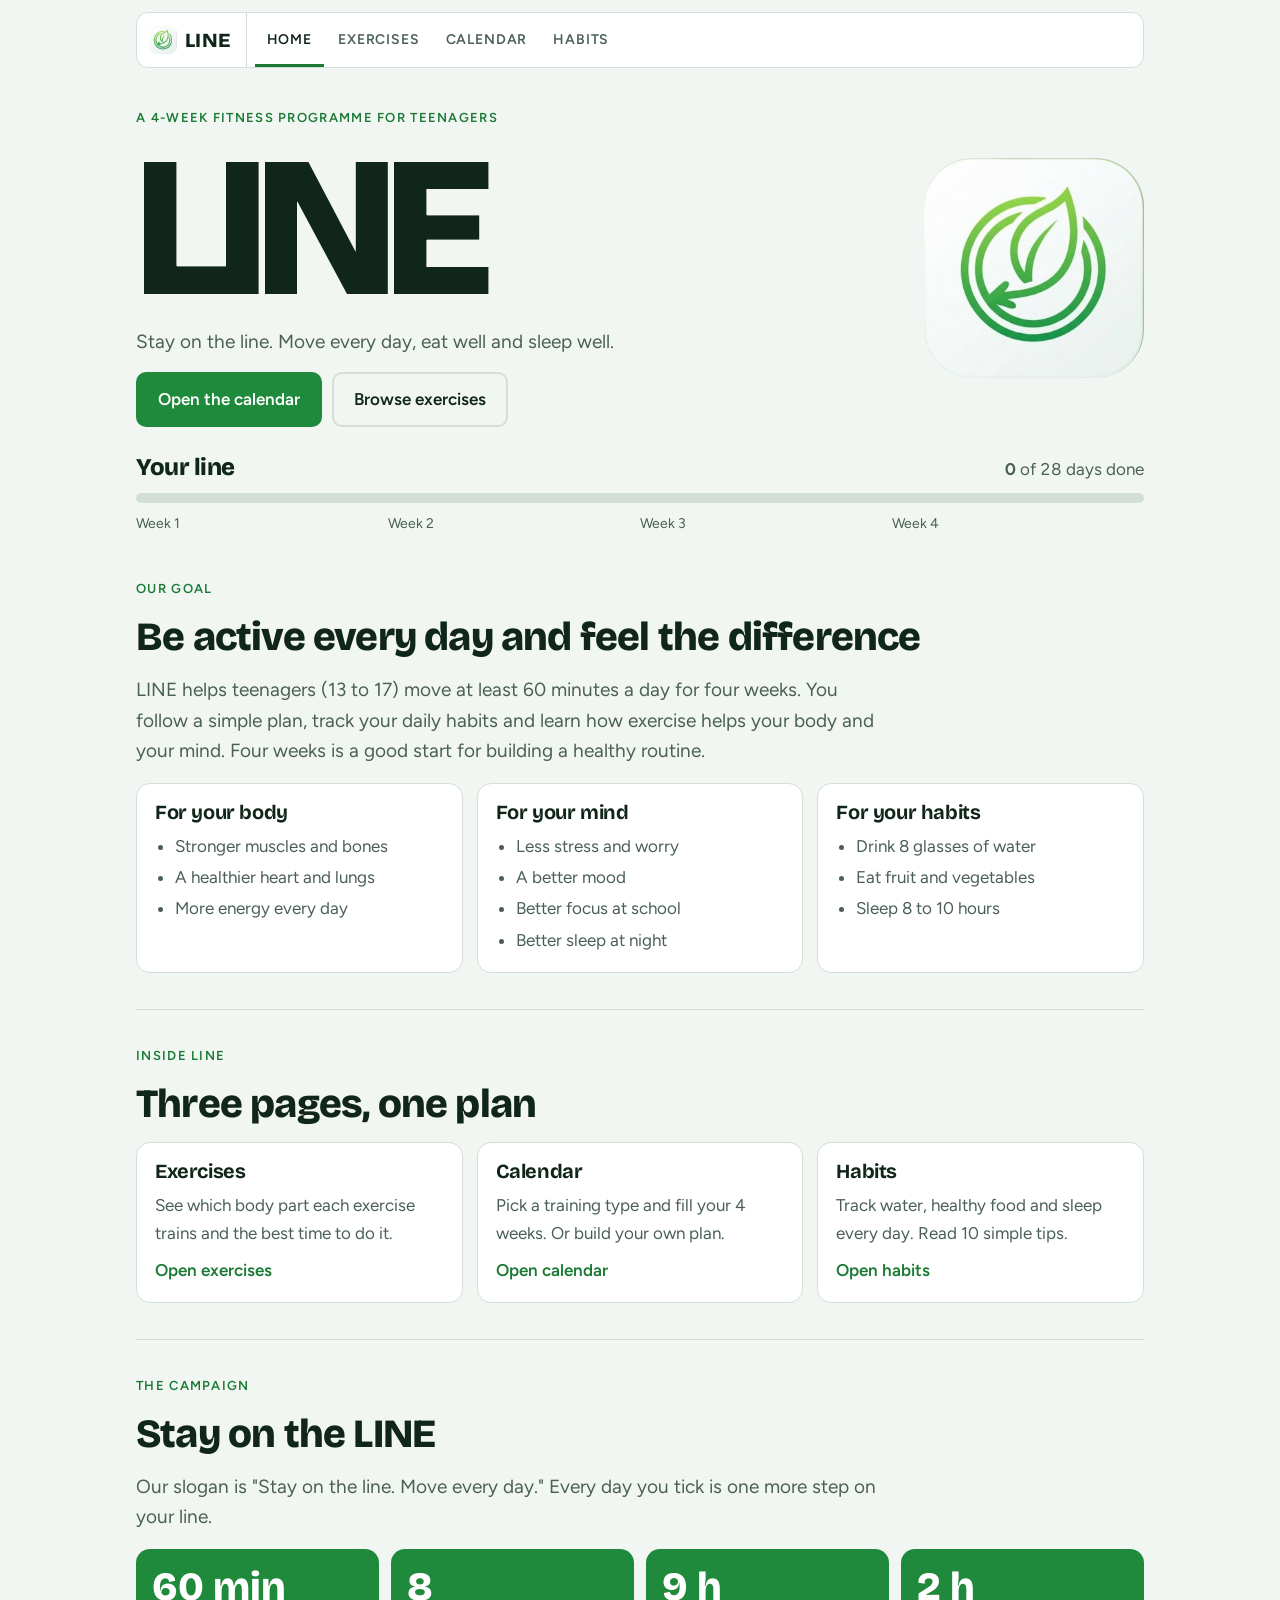
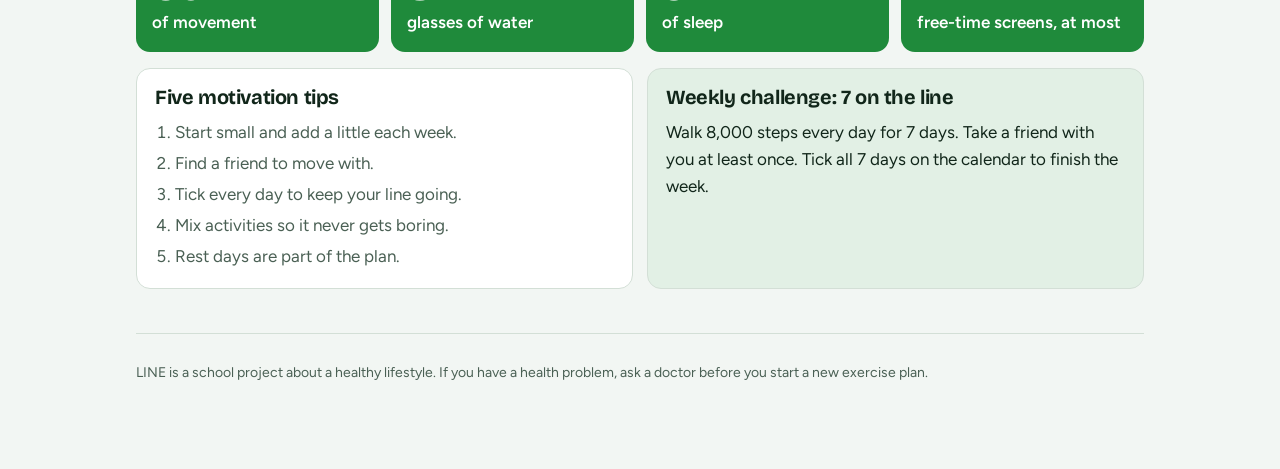
<file: index.html>
<!DOCTYPE html>
<html lang="en">
<head>
<meta charset="utf-8">
<meta name="viewport" content="width=device-width, initial-scale=1, viewport-fit=cover">
<title>LINE</title>
<link rel="icon" href="logo.jpg">
<link rel="stylesheet" href="https://fonts.googleapis.com/css2?family=Bricolage+Grotesque:wght@600;700;800&family=Figtree:wght@400;600&display=swap">
<link rel="stylesheet" href="style.css">
</head>
<body>
<header class="top"><div class="wrap"><nav class="bar" aria-label="Pages">
<a class="brand" href="index.html"><img src="logo.jpg" alt="" width="28" height="28">LINE</a>
<a href="index.html" aria-current="page">Home</a>
<a href="exercises.html">Exercises</a>
<a href="calendar.html">Calendar</a>
<a href="habits.html">Habits</a>
</nav></div></header>

<main class="wrap" data-page="home">
  <section class="hero">
    <div class="hero-text">
      <p class="eyebrow">A 4-week fitness programme for teenagers</p>
      <h1>LINE</h1>
      <p class="lead">Stay on the line. Move every day, eat well and sleep well.</p>
      <div class="btns">
        <a class="btn" href="calendar.html">Open the calendar</a>
        <a class="btn ghost" href="exercises.html">Browse exercises</a>
      </div>
    </div>
    <img class="mark" src="logo.jpg" alt="LINE logo: a leaf inside a circular arrow" width="220" height="219">
  </section>

  <section class="prog" aria-labelledby="ptitle">
    <div class="prog-head"><h2 id="ptitle">Your line</h2><p id="pcount"><strong>0</strong> of 28 days done</p></div>
    <div class="rail"><i id="fill"></i></div>
    <div class="weeks"><span>Week 1</span><span>Week 2</span><span>Week 3</span><span>Week 4</span></div>
  </section>

  <section class="sec" id="goal">
    <p class="eyebrow">Our goal</p>
    <h2>Be active every day and feel the difference</h2>
    <p class="lead">LINE helps teenagers (13 to 17) move at least 60 minutes a day for four weeks. You follow a simple plan, track your daily habits and learn how exercise helps your body and your mind. Four weeks is a good start for building a healthy routine.</p>
    <div class="grid">
      <div class="card"><h3>For your body</h3><ul><li>Stronger muscles and bones</li><li>A healthier heart and lungs</li><li>More energy every day</li></ul></div>
      <div class="card"><h3>For your mind</h3><ul><li>Less stress and worry</li><li>A better mood</li><li>Better focus at school</li><li>Better sleep at night</li></ul></div>
      <div class="card"><h3>For your habits</h3><ul><li>Drink 8 glasses of water</li><li>Eat fruit and vegetables</li><li>Sleep 8 to 10 hours</li></ul></div>
    </div>
  </section>

  <section class="sec">
    <p class="eyebrow">Inside LINE</p>
    <h2>Three pages, one plan</h2>
    <div class="grid">
      <a class="card" href="exercises.html"><h3>Exercises</h3><p>See which body part each exercise trains and the best time to do it.</p><span class="more">Open exercises</span></a>
      <a class="card" href="calendar.html"><h3>Calendar</h3><p>Pick a training type and fill your 4 weeks. Or build your own plan.</p><span class="more">Open calendar</span></a>
      <a class="card" href="habits.html"><h3>Habits</h3><p>Track water, healthy food and sleep every day. Read 10 simple tips.</p><span class="more">Open habits</span></a>
    </div>
  </section>

  <section class="sec" id="campaign">
    <p class="eyebrow">The campaign</p>
    <h2>Stay on the LINE</h2>
    <p class="lead">Our slogan is "Stay on the line. Move every day." Every day you tick is one more step on your line.</p>
    <div class="stats" aria-label="Daily targets">
      <div class="stat"><b>60 min</b>of movement</div>
      <div class="stat"><b>8</b>glasses of water</div>
      <div class="stat"><b>9 h</b>of sleep</div>
      <div class="stat"><b>2 h</b>free-time screens, at most</div>
    </div>
    <div class="grid two">
      <div class="card"><h3>Five motivation tips</h3>
        <ol><li>Start small and add a little each week.</li><li>Find a friend to move with.</li><li>Tick every day to keep your line going.</li><li>Mix activities so it never gets boring.</li><li>Rest days are part of the plan.</li></ol>
      </div>
      <div class="card challenge"><h3>Weekly challenge: 7 on the line</h3>
        <p>Walk 8,000 steps every day for 7 days. Take a friend with you at least once. Tick all 7 days on the calendar to finish the week.</p>
      </div>
    </div>
  </section>
  <p class="foot">LINE is a school project about a healthy lifestyle. If you have a health problem, ask a doctor before you start a new exercise plan.</p>
</main>
<script src="app.js"></script>
</body>
</html>
</file>
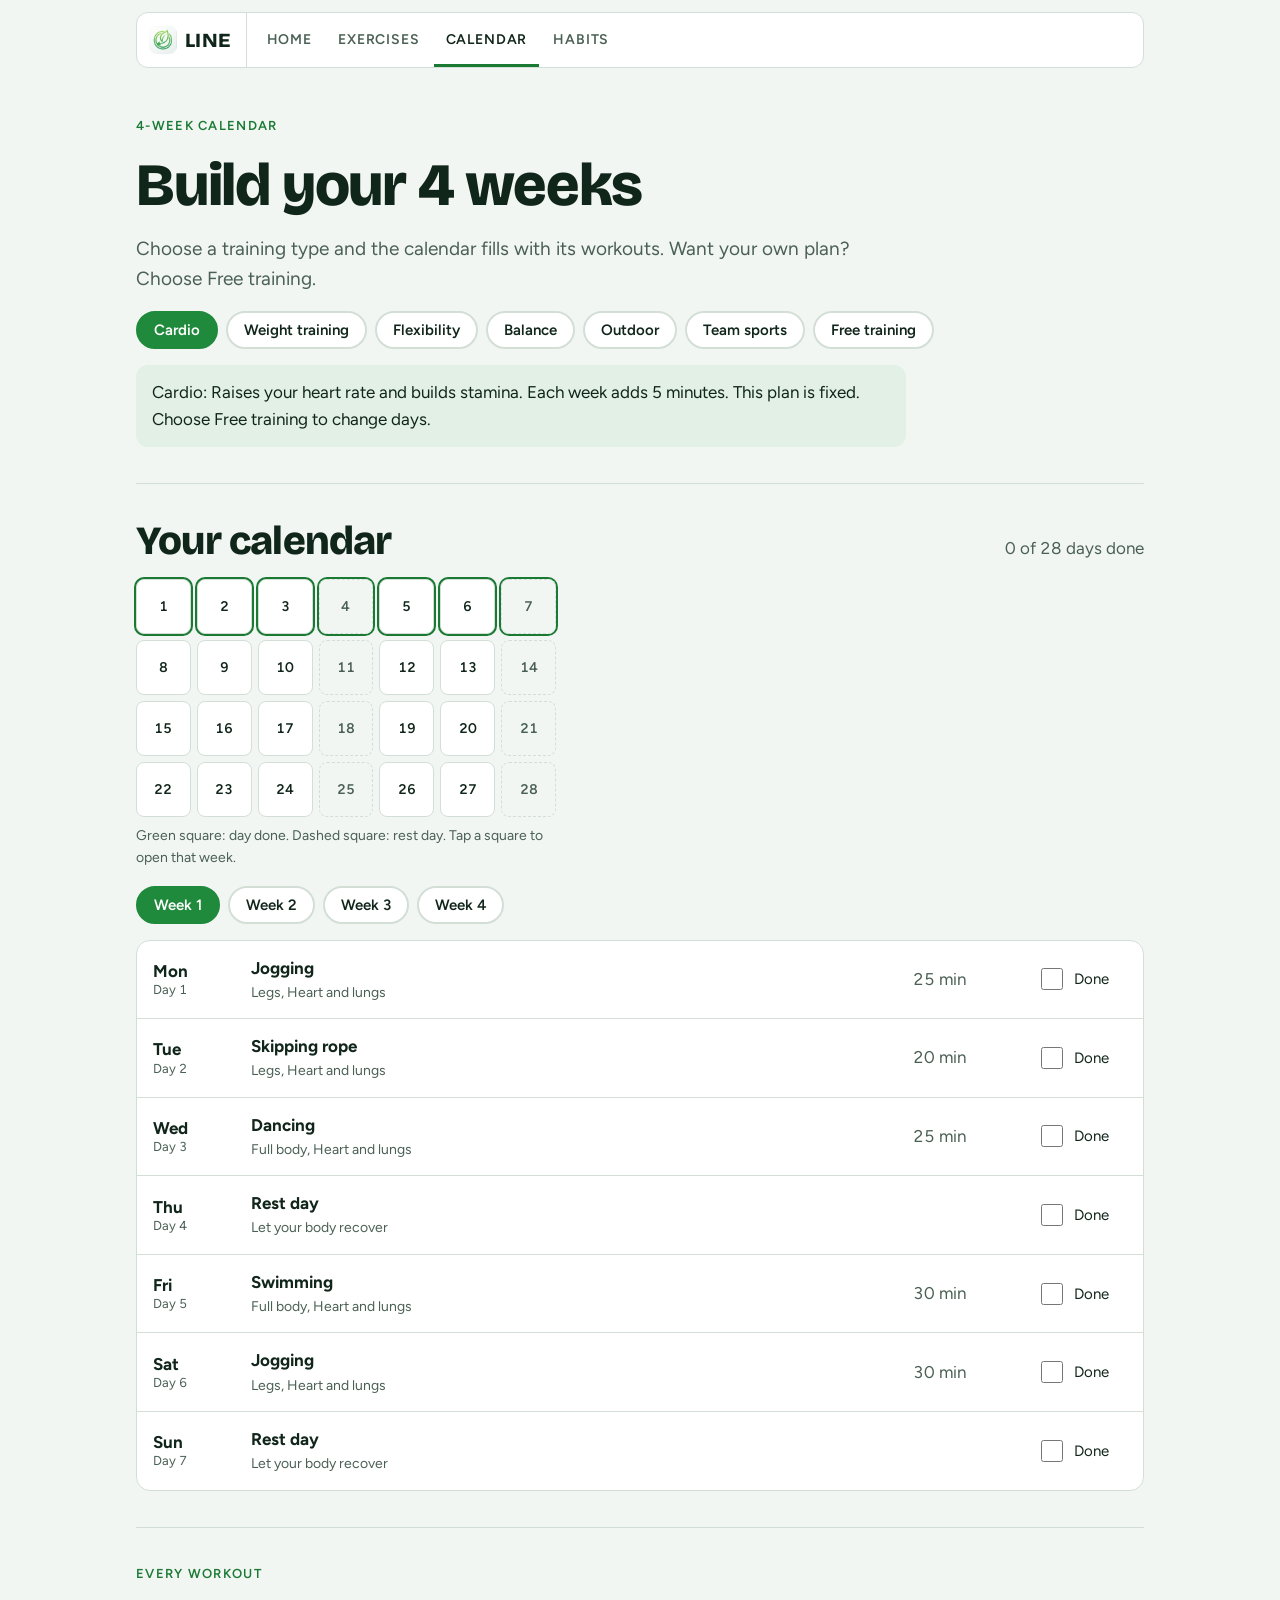
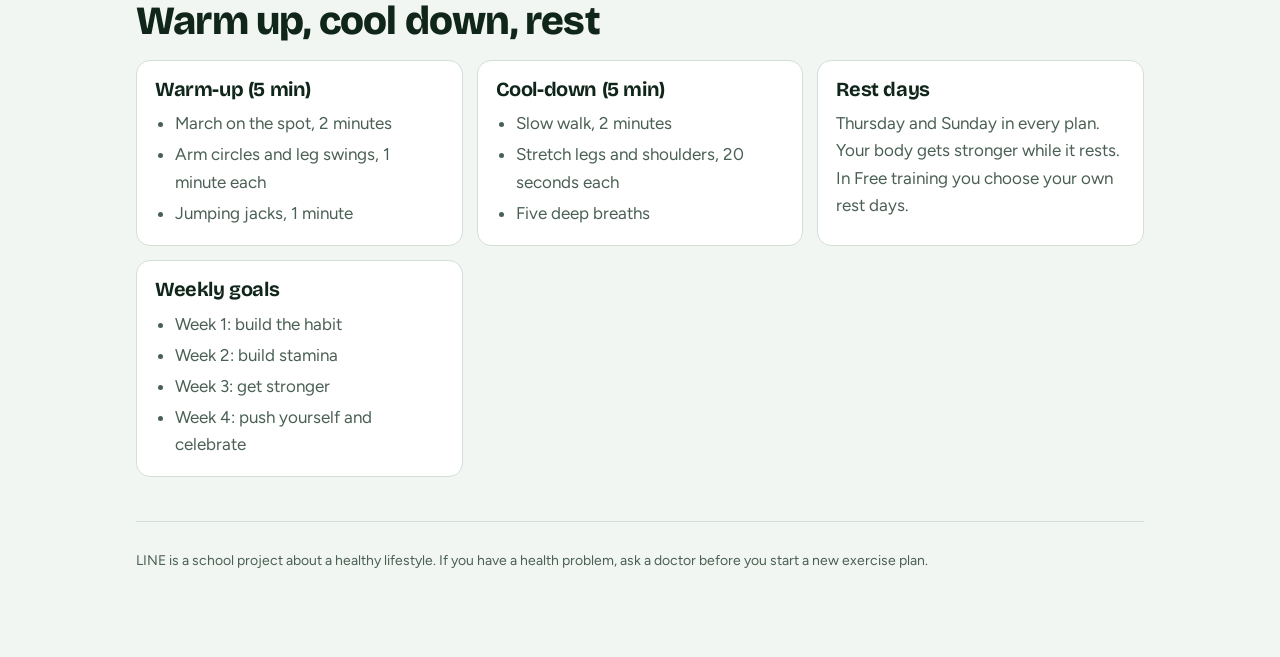
<file: calendar.html>
<!DOCTYPE html>
<html lang="en">
<head>
<meta charset="utf-8">
<meta name="viewport" content="width=device-width, initial-scale=1, viewport-fit=cover">
<title>LINE Calendar</title>
<link rel="icon" href="logo.jpg">
<link rel="stylesheet" href="https://fonts.googleapis.com/css2?family=Bricolage+Grotesque:wght@600;700;800&family=Figtree:wght@400;600&display=swap">
<link rel="stylesheet" href="style.css">
</head>
<body>
<header class="top"><div class="wrap"><nav class="bar" aria-label="Pages">
<a class="brand" href="index.html"><img src="logo.jpg" alt="" width="28" height="28">LINE</a>
<a href="index.html">Home</a>
<a href="exercises.html">Exercises</a>
<a href="calendar.html" aria-current="page">Calendar</a>
<a href="habits.html">Habits</a>
</nav></div></header>

<main class="wrap" data-page="calendar">
  <section class="sec">
    <p class="eyebrow">4-week calendar</p>
    <h1>Build your 4 weeks</h1>
    <p class="lead">Choose a training type and the calendar fills with its workouts. Want your own plan? Choose Free training.</p>
    <div class="chips" id="types" role="group" aria-label="Training type"></div>
    <p class="note" id="tnote" aria-live="polite"></p>
  </section>

  <section class="sec">
    <div class="cal-head"><h2>Your calendar</h2><p id="ccount"></p></div>
    <div class="cal-top">
      <div class="ov" id="ov" role="group" aria-label="All 28 days"></div>
      <p class="legend">Green square: day done. Dashed square: rest day. Tap a square to open that week.</p>
    </div>
    <div class="chips" id="wtabs" role="group" aria-label="Week"></div>
    <ol class="days" id="days"></ol>
  </section>

  <section class="sec">
    <p class="eyebrow">Every workout</p>
    <h2>Warm up, cool down, rest</h2>
    <div class="grid">
      <div class="card"><h3>Warm-up (5 min)</h3><ul><li>March on the spot, 2 minutes</li><li>Arm circles and leg swings, 1 minute each</li><li>Jumping jacks, 1 minute</li></ul></div>
      <div class="card"><h3>Cool-down (5 min)</h3><ul><li>Slow walk, 2 minutes</li><li>Stretch legs and shoulders, 20 seconds each</li><li>Five deep breaths</li></ul></div>
      <div class="card"><h3>Rest days</h3><p>Thursday and Sunday in every plan. Your body gets stronger while it rests. In Free training you choose your own rest days.</p></div>
      <div class="card"><h3>Weekly goals</h3><ul><li>Week 1: build the habit</li><li>Week 2: build stamina</li><li>Week 3: get stronger</li><li>Week 4: push yourself and celebrate</li></ul></div>
    </div>
  </section>
  <p class="foot">LINE is a school project about a healthy lifestyle. If you have a health problem, ask a doctor before you start a new exercise plan.</p>
</main>
<script src="app.js"></script>
</body>
</html>
</file>
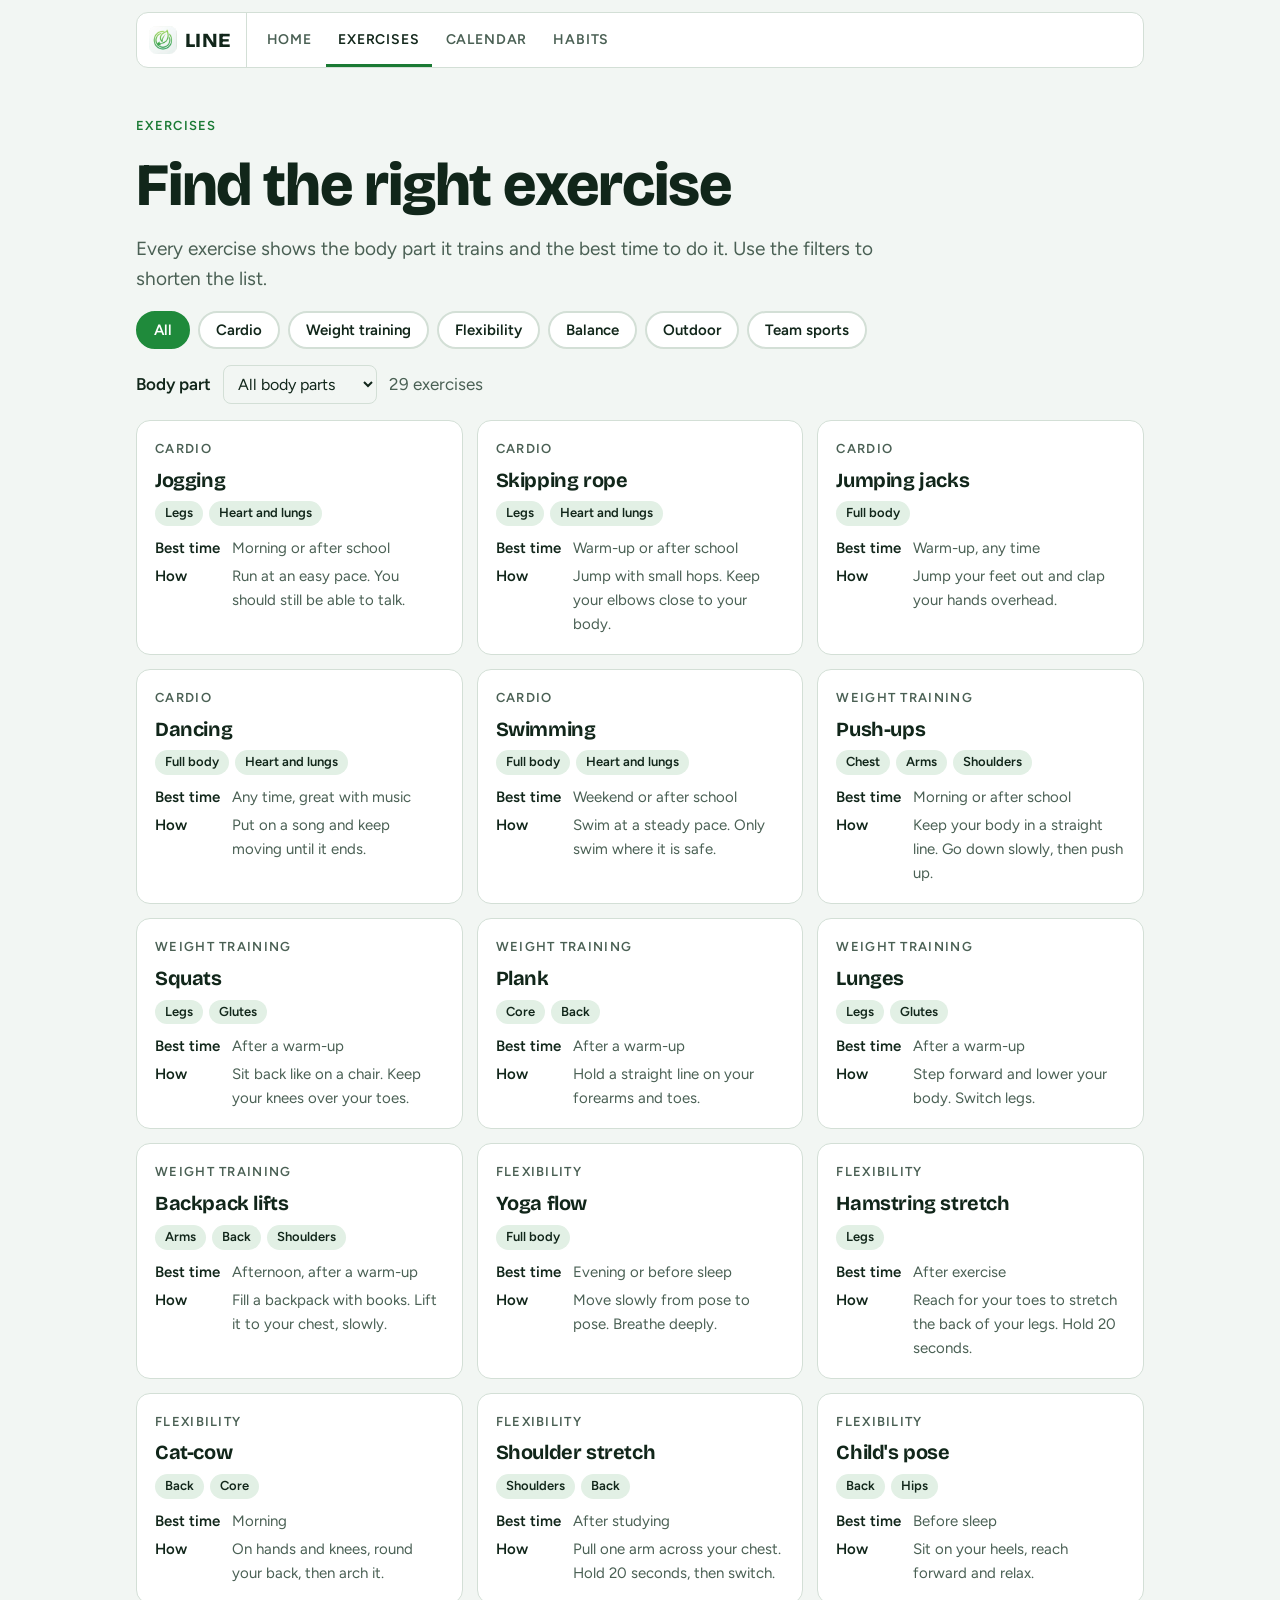
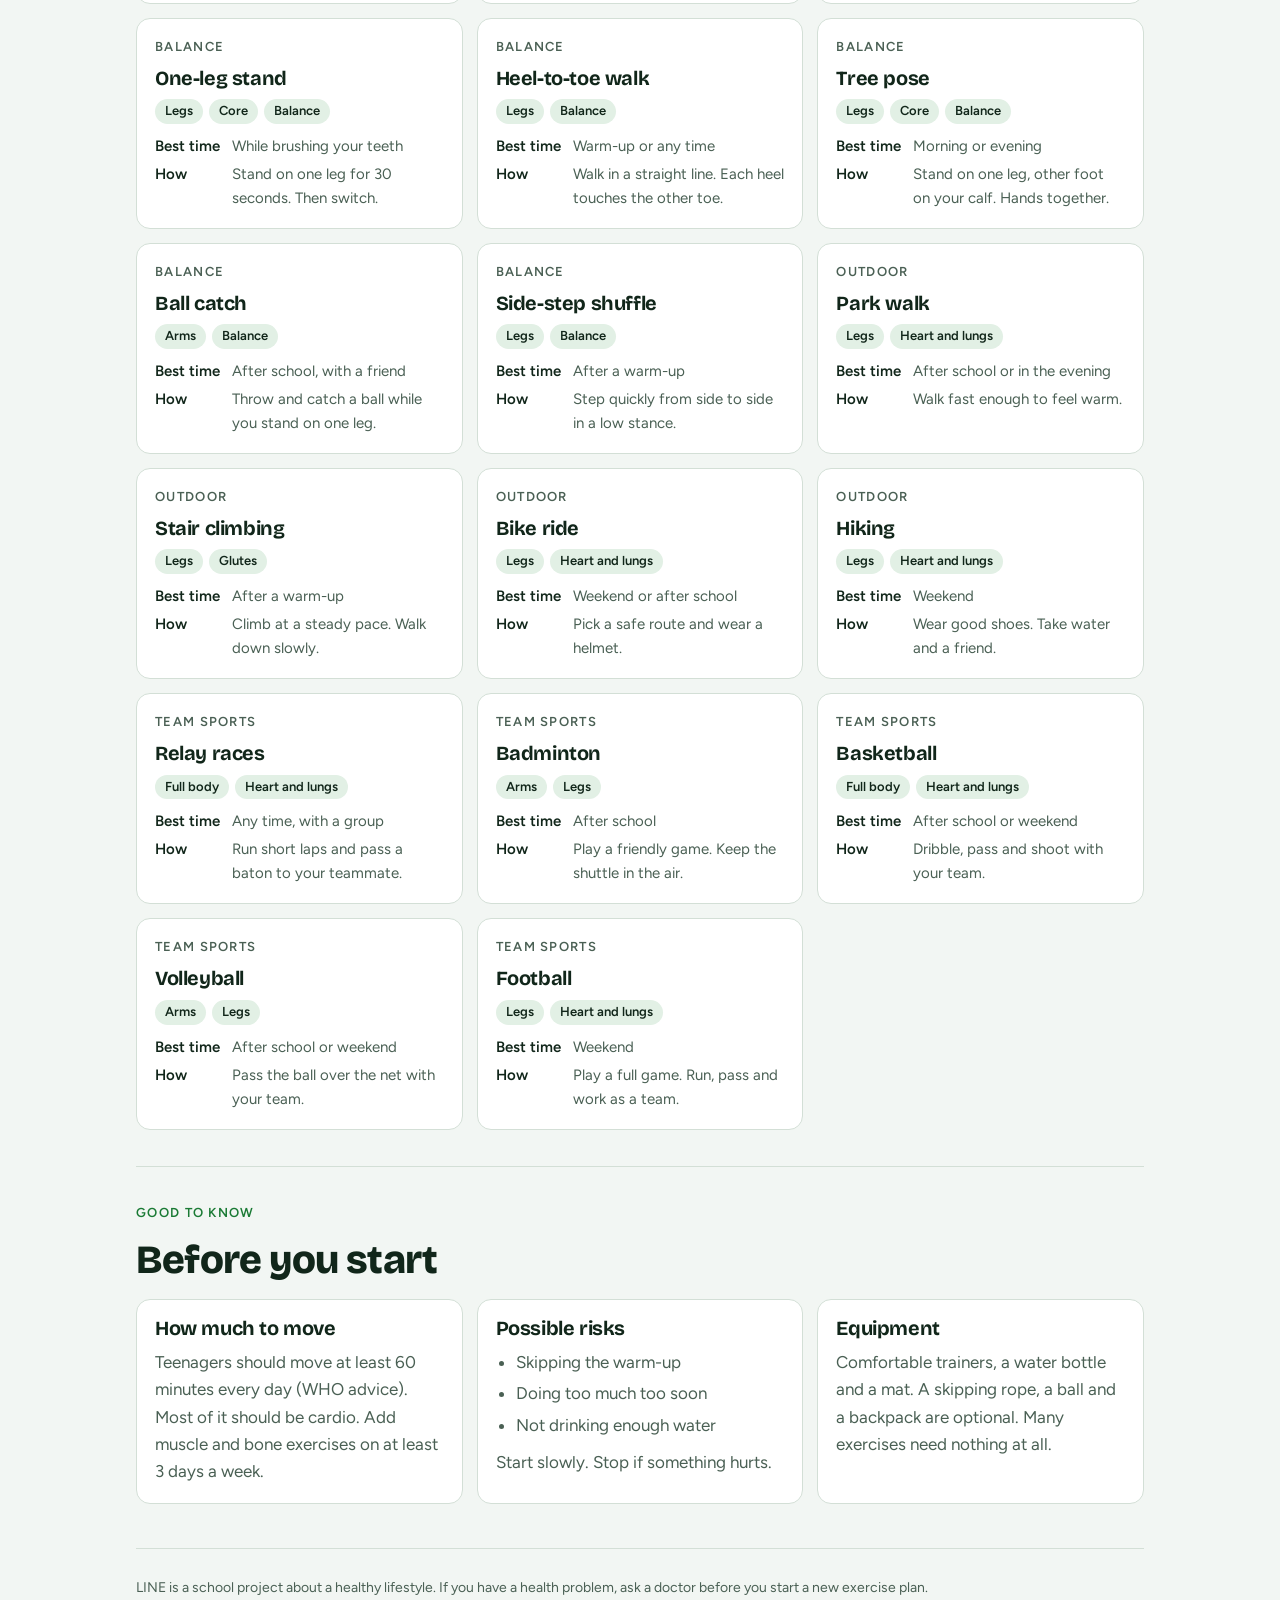
<file: exercises.html>
<!DOCTYPE html>
<html lang="en">
<head>
<meta charset="utf-8">
<meta name="viewport" content="width=device-width, initial-scale=1, viewport-fit=cover">
<title>LINE Exercises</title>
<link rel="icon" href="logo.jpg">
<link rel="stylesheet" href="https://fonts.googleapis.com/css2?family=Bricolage+Grotesque:wght@600;700;800&family=Figtree:wght@400;600&display=swap">
<link rel="stylesheet" href="style.css">
</head>
<body>
<header class="top"><div class="wrap"><nav class="bar" aria-label="Pages">
<a class="brand" href="index.html"><img src="logo.jpg" alt="" width="28" height="28">LINE</a>
<a href="index.html">Home</a>
<a href="exercises.html" aria-current="page">Exercises</a>
<a href="calendar.html">Calendar</a>
<a href="habits.html">Habits</a>
</nav></div></header>

<main class="wrap" data-page="exercises">
  <section class="sec">
    <p class="eyebrow">Exercises</p>
    <h1>Find the right exercise</h1>
    <p class="lead">Every exercise shows the body part it trains and the best time to do it. Use the filters to shorten the list.</p>
    <div class="chips" id="tchips" role="group" aria-label="Exercise type"></div>
    <div class="filters"><label for="bsel">Body part</label><select id="bsel"></select><span id="ecount" aria-live="polite"></span></div>
    <div class="grid" id="exlist"></div>
  </section>

  <section class="sec">
    <p class="eyebrow">Good to know</p>
    <h2>Before you start</h2>
    <div class="grid">
      <div class="card"><h3>How much to move</h3><p>Teenagers should move at least 60 minutes every day (WHO advice). Most of it should be cardio. Add muscle and bone exercises on at least 3 days a week.</p></div>
      <div class="card"><h3>Possible risks</h3><ul><li>Skipping the warm-up</li><li>Doing too much too soon</li><li>Not drinking enough water</li></ul><p>Start slowly. Stop if something hurts.</p></div>
      <div class="card"><h3>Equipment</h3><p>Comfortable trainers, a water bottle and a mat. A skipping rope, a ball and a backpack are optional. Many exercises need nothing at all.</p></div>
    </div>
  </section>
  <p class="foot">LINE is a school project about a healthy lifestyle. If you have a health problem, ask a doctor before you start a new exercise plan.</p>
</main>
<script src="app.js"></script>
</body>
</html>
</file>
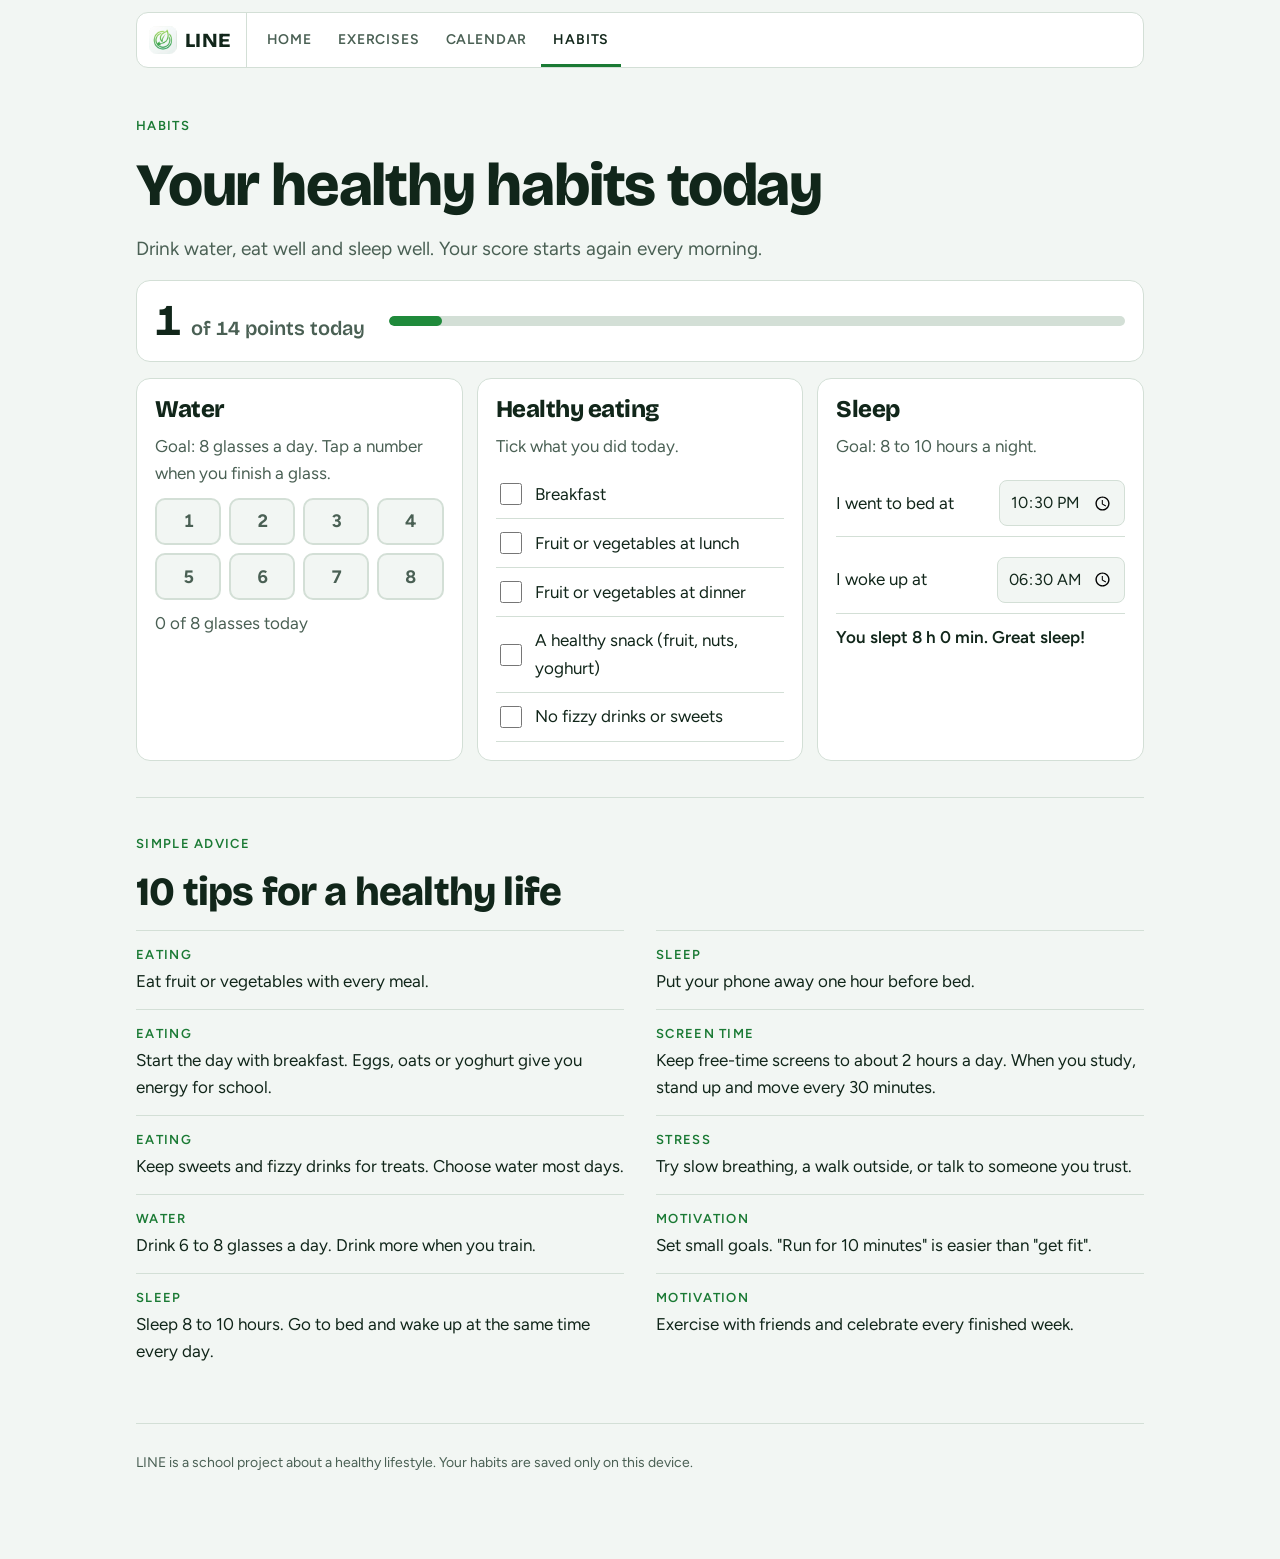
<file: habits.html>
<!DOCTYPE html>
<html lang="en">
<head>
<meta charset="utf-8">
<meta name="viewport" content="width=device-width, initial-scale=1, viewport-fit=cover">
<title>LINE Habits</title>
<link rel="icon" href="logo.jpg">
<link rel="stylesheet" href="https://fonts.googleapis.com/css2?family=Bricolage+Grotesque:wght@600;700;800&family=Figtree:wght@400;600&display=swap">
<link rel="stylesheet" href="style.css">
</head>
<body>
<header class="top"><div class="wrap"><nav class="bar" aria-label="Pages">
<a class="brand" href="index.html"><img src="logo.jpg" alt="" width="28" height="28">LINE</a>
<a href="index.html">Home</a>
<a href="exercises.html">Exercises</a>
<a href="calendar.html">Calendar</a>
<a href="habits.html" aria-current="page">Habits</a>
</nav></div></header>

<main class="wrap" data-page="habits">
  <section class="sec">
    <p class="eyebrow">Habits</p>
    <h1>Your healthy habits today</h1>
    <p class="lead">Drink water, eat well and sleep well. Your score starts again every morning.</p>
    <div class="card score">
      <p class="num"><b id="sc">0</b> <span>of 14 points today</span></p>
      <div class="rail" aria-hidden="true"><i id="sfill"></i></div>
    </div>
    <div class="grid">
      <div class="card">
        <h2 style="font-size:24px">Water</h2>
        <p>Goal: 8 glasses a day. Tap a number when you finish a glass.</p>
        <div class="glasses" id="gl"></div>
        <p id="wl" aria-live="polite"></p>
      </div>
      <div class="card eat">
        <h2 style="font-size:24px">Healthy eating</h2>
        <p>Tick what you did today.</p>
        <div id="eat"></div>
      </div>
      <div class="card sleep">
        <h2 style="font-size:24px">Sleep</h2>
        <p>Goal: 8 to 10 hours a night.</p>
        <label class="t" for="bed">I went to bed at <input type="time" id="bed"></label>
        <label class="t" for="wake">I woke up at <input type="time" id="wake"></label>
        <p class="sres" id="sres" aria-live="polite"></p>
      </div>
    </div>
  </section>

  <section class="sec">
    <p class="eyebrow">Simple advice</p>
    <h2>10 tips for a healthy life</h2>
    <ul class="tips">
      <li><span class="eyebrow">Eating</span><p>Eat fruit or vegetables with every meal.</p></li>
      <li><span class="eyebrow">Eating</span><p>Start the day with breakfast. Eggs, oats or yoghurt give you energy for school.</p></li>
      <li><span class="eyebrow">Eating</span><p>Keep sweets and fizzy drinks for treats. Choose water most days.</p></li>
      <li><span class="eyebrow">Water</span><p>Drink 6 to 8 glasses a day. Drink more when you train.</p></li>
      <li><span class="eyebrow">Sleep</span><p>Sleep 8 to 10 hours. Go to bed and wake up at the same time every day.</p></li>
      <li><span class="eyebrow">Sleep</span><p>Put your phone away one hour before bed.</p></li>
      <li><span class="eyebrow">Screen time</span><p>Keep free-time screens to about 2 hours a day. When you study, stand up and move every 30 minutes.</p></li>
      <li><span class="eyebrow">Stress</span><p>Try slow breathing, a walk outside, or talk to someone you trust.</p></li>
      <li><span class="eyebrow">Motivation</span><p>Set small goals. "Run for 10 minutes" is easier than "get fit".</p></li>
      <li><span class="eyebrow">Motivation</span><p>Exercise with friends and celebrate every finished week.</p></li>
    </ul>
  </section>
  <p class="foot">LINE is a school project about a healthy lifestyle. Your habits are saved only on this device.</p>
</main>
<script src="app.js"></script>
</body>
</html>
</file>
<file: style.css>
/* Layout concept: calm green-tinted pages, one bordered tab bar (like a contest site), and one progress line that runs through the whole programme. */
:root{
  --bg:#F2F6F3;--card:#FFFFFF;--ink:#11261A;--mute:#4A6054;--line:#D3DFD6;
  --brand:#1F8A3B;--on:#FFFFFF;--acc:#1A7A34;--soft:#E2F0E5;
  --f-d:"Bricolage Grotesque",system-ui,sans-serif;--f-b:Figtree,system-ui,sans-serif;
}
@media (prefers-color-scheme:dark){
  :root:not([data-theme="light"]){--bg:#0E1511;--card:#16201A;--ink:#EBF4ED;--mute:#9CB2A2;--line:#27372D;--brand:#4CC26B;--on:#062010;--acc:#72DD8E;--soft:#1B2B21;color-scheme:dark}
}
:root[data-theme="dark"]{--bg:#0E1511;--card:#16201A;--ink:#EBF4ED;--mute:#9CB2A2;--line:#27372D;--brand:#4CC26B;--on:#062010;--acc:#72DD8E;--soft:#1B2B21;color-scheme:dark}

*,*::before,*::after{box-sizing:border-box}
html{scroll-behavior:smooth}
body{margin:0;background:var(--bg);color:var(--ink);font:400 17px/1.6 var(--f-b)}
img{max-width:100%;height:auto}
[hidden]{display:none!important}
h1,h2,h3{font-family:var(--f-d);line-height:1.08;margin:0;text-wrap:balance;letter-spacing:-.02em}
h1{font-size:clamp(38px,8vw,60px);font-weight:800}
h2{font-size:clamp(28px,5vw,40px);font-weight:800}
h3{font-size:20px;font-weight:700}
p{margin:0}
a{color:var(--acc)}
a:focus-visible,button:focus-visible,input:focus-visible,select:focus-visible{outline:3px solid var(--acc);outline-offset:2px;border-radius:6px}
.wrap{width:100%;max-width:1040px;margin-inline:auto;padding-inline:16px}
main.wrap{padding-block:12px 56px}
.lead{color:var(--mute);max-width:62ch;font-size:19px}
.eyebrow{font-size:13px;font-weight:600;letter-spacing:.1em;text-transform:uppercase;color:var(--acc)}
.sec{display:flex;flex-direction:column;gap:16px;padding-block:36px}
.sec+.sec{border-top:1px solid var(--line)}

/* Top bar */
.top{position:sticky;top:env(safe-area-inset-top,0px);z-index:10;background:var(--bg);padding-block:12px 0}
.bar{display:flex;align-items:stretch;gap:2px;border:1px solid var(--line);border-radius:12px;background:var(--card);padding:0 8px;overflow-x:auto;scrollbar-width:none}
.bar::-webkit-scrollbar{display:none}
.brand{display:flex;align-items:center;gap:8px;flex:none;padding:10px 14px 10px 4px;margin-right:6px;border-right:1px solid var(--line);color:var(--ink);text-decoration:none;font:800 20px var(--f-d);letter-spacing:.02em}
.brand img{width:28px;height:28px;border-radius:8px}
.bar a:not(.brand){flex:none;display:flex;align-items:center;padding:16px 12px 13px;color:var(--mute);text-decoration:none;font-weight:600;font-size:14px;letter-spacing:.06em;text-transform:uppercase;border-bottom:3px solid transparent}
.bar a:not(.brand):hover{color:var(--ink)}
.bar a[aria-current="page"]{color:var(--ink);border-bottom-color:var(--acc)}
.bar a:focus-visible{outline-offset:-3px}

/* Buttons, chips, forms */
.btns{display:flex;flex-wrap:wrap;gap:10px}
.btn{display:inline-block;padding:12px 20px;border-radius:10px;background:var(--brand);color:var(--on);font-weight:600;text-decoration:none;border:2px solid var(--brand)}
.btn.ghost{background:transparent;color:var(--ink);border-color:var(--line)}
.chips{display:flex;flex-wrap:wrap;gap:8px}
button.opt{font:600 15px var(--f-b);padding:8px 16px;border-radius:99px;border:2px solid var(--line);background:var(--card);color:var(--ink);cursor:pointer}
button.opt[aria-pressed="true"]{background:var(--brand);border-color:var(--brand);color:var(--on)}
.chip{display:inline-block;font-size:13px;font-weight:600;padding:2px 10px;border-radius:99px;background:var(--soft);color:var(--ink)}
select,input[type="number"],input[type="time"]{font:inherit;font-size:16px;color:var(--ink);background:var(--bg);border:1px solid var(--line);border-radius:8px;padding:8px 10px;max-width:100%}
input[type="checkbox"]{width:22px;height:22px;accent-color:var(--brand);flex:none}
.note{background:var(--soft);border-radius:12px;padding:14px 16px;max-width:70ch}

/* Cards and grids */
.grid{display:grid;grid-template-columns:repeat(auto-fit,minmax(min(100%,270px),1fr));gap:14px}
.grid.two{grid-template-columns:repeat(auto-fit,minmax(min(100%,420px),1fr))}
.card{background:var(--card);border:1px solid var(--line);border-radius:14px;padding:18px;display:flex;flex-direction:column;gap:10px;min-width:0}
.card p,.card li{color:var(--mute)}
.card ul,.card ol{margin:0;padding-left:20px;display:flex;flex-direction:column;gap:4px}
a.card{color:var(--ink);text-decoration:none}
a.card:hover{border-color:var(--acc)}
.more{color:var(--acc);font-weight:600;margin-top:auto}
.ex .tags{display:flex;flex-wrap:wrap;gap:6px}
.ex dl{margin:0;display:grid;grid-template-columns:auto 1fr;gap:4px 12px;font-size:15px}
.ex dt{font-weight:600}
.ex dd{margin:0;color:var(--mute)}
.filters{display:flex;flex-wrap:wrap;align-items:center;gap:10px 12px}
.filters label{font-weight:600}
.filters span{color:var(--mute)}

/* Home */
.hero{display:grid;grid-template-columns:minmax(0,1fr) auto;gap:24px 40px;align-items:center;padding-block:28px 8px}
.hero-text{display:flex;flex-direction:column;gap:14px;min-width:0}
.hero h1{font-size:clamp(84px,22vw,200px);letter-spacing:-.05em;line-height:.85;font-weight:800}
.mark{width:clamp(130px,22vw,220px);aspect-ratio:1;border-radius:22%}
@media (max-width:640px){.hero{grid-template-columns:1fr}.mark{order:-1;width:120px}}
.prog{display:flex;flex-direction:column;gap:10px;padding-block:20px 8px}
.prog-head{display:flex;flex-wrap:wrap;justify-content:space-between;align-items:baseline;gap:6px 16px}
.prog-head h2{font-size:24px}
.prog-head p{color:var(--mute);font-variant-numeric:tabular-nums}
.rail{height:10px;border-radius:99px;background:var(--line);overflow:hidden}
.rail i{display:block;height:100%;width:0;background:var(--brand);border-radius:99px;transition:width .4s}
.weeks{display:grid;grid-template-columns:repeat(4,1fr);font-size:14px;color:var(--mute)}
.stats{display:grid;grid-template-columns:repeat(auto-fit,minmax(min(100%,150px),1fr));gap:12px}
.stat{background:var(--brand);color:var(--on);border-radius:14px;padding:16px;font-weight:600}
.stat b{display:block;font:800 40px/1.1 var(--f-d)}
.challenge{background:var(--soft)}
.challenge p{color:var(--ink)}

/* Calendar */
.cal-head{display:flex;flex-wrap:wrap;justify-content:space-between;align-items:baseline;gap:6px 16px}
.cal-head p{color:var(--mute);font-variant-numeric:tabular-nums}
.ov{display:grid;grid-template-columns:repeat(7,minmax(0,1fr));gap:6px;max-width:420px}
.ov button{aspect-ratio:1;border-radius:8px;border:1px solid var(--line);background:var(--card);color:var(--ink);font:600 14px var(--f-b);cursor:pointer;font-variant-numeric:tabular-nums;padding:0}
.ov button.rest{background:transparent;color:var(--mute);border-style:dashed}
.ov button.done{background:var(--brand);border-color:var(--brand);color:var(--on);border-style:solid}
.ov button[data-cur]{box-shadow:0 0 0 2px var(--acc)}
.legend{font-size:14px;color:var(--mute);max-width:420px}
.cal-top{display:flex;flex-direction:column;gap:8px}
.days{list-style:none;margin:0;padding:0;display:flex;flex-direction:column;border:1px solid var(--line);border-radius:14px;background:var(--card);overflow:hidden}
.day{display:grid;grid-template-columns:84px minmax(0,1fr) 110px 90px;gap:8px 14px;align-items:center;padding:14px 16px}
.day+.day{border-top:1px solid var(--line)}
.dn{display:flex;flex-direction:column;line-height:1.3}
.dn span{font-size:13px;color:var(--mute);font-variant-numeric:tabular-nums}
.day .ex{display:flex;flex-direction:column;min-width:0}
.day .ex small{color:var(--mute);font-size:14px}
.day .ex select{width:100%}
.day .mn{font-variant-numeric:tabular-nums;color:var(--mute)}
.day .mn label{display:flex;align-items:center;gap:6px}
.day .mn input{width:76px}
.ck{display:flex;align-items:center;gap:8px;font-size:15px;cursor:pointer}
.day.done .ex strong{text-decoration:line-through;color:var(--mute)}
@media (max-width:640px){.day{grid-template-columns:64px minmax(0,1fr)}.day .mn,.day .ck{grid-column:2}}

/* Habits */
.score{flex-direction:row;flex-wrap:wrap;align-items:center;gap:12px 24px}
.score .num{font:800 44px/1 var(--f-d);font-variant-numeric:tabular-nums;color:var(--ink)}
.score .num span{font-size:20px;color:var(--mute);font-weight:600}
.score .rail{flex:1 1 220px}
.glasses{display:grid;grid-template-columns:repeat(4,minmax(0,1fr));gap:8px}
.glasses button{aspect-ratio:1.4;border-radius:10px;border:2px solid var(--line);background:var(--bg);color:var(--mute);font:700 18px var(--f-b);cursor:pointer;font-variant-numeric:tabular-nums}
.glasses button[aria-pressed="true"]{background:var(--brand);border-color:var(--brand);color:var(--on)}
.eat label,.sleep label.t{display:flex;align-items:center;gap:10px;padding:10px 0;border-bottom:1px solid var(--line);color:var(--ink)}
.sleep label.t{justify-content:space-between}
.sres{color:var(--ink)!important;font-weight:600}
.tips{list-style:none;margin:0;padding:0;columns:2 320px;column-gap:32px}
.tips li{break-inside:avoid;padding-block:14px;border-top:1px solid var(--line);display:flex;flex-direction:column;gap:2px}

.foot{padding-block:28px;color:var(--mute);font-size:14px;border-top:1px solid var(--line);margin-top:8px}
@media (prefers-reduced-motion:reduce){html{scroll-behavior:auto}.rail i{transition:none}}
</file>
